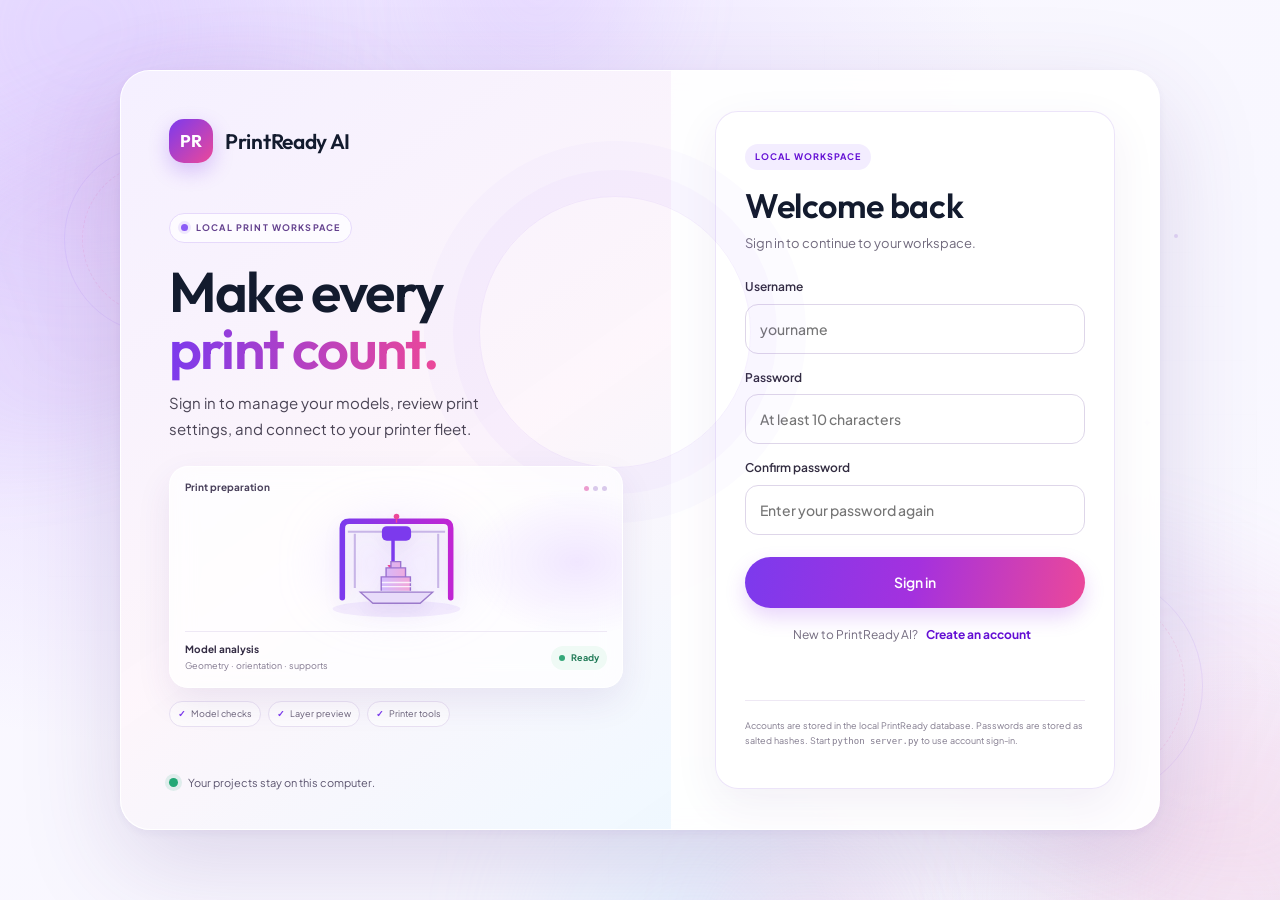
<file: src/pages/login.html>
<!doctype html>
<html lang="en">
<head>
<meta charset="utf-8">
<meta name="viewport" content="width=device-width, initial-scale=1">
<title>Sign in | PrintReady AI</title>
<link rel="preconnect" href="https://fonts.googleapis.com">
<link rel="preconnect" href="https://fonts.gstatic.com" crossorigin>
<link href="https://fonts.googleapis.com/css2?family=Outfit:wght@400;500;600;700&amp;family=Plus+Jakarta+Sans:wght@400;500;600;700&amp;display=swap" rel="stylesheet">
<style>
:root{--ink:#131b2e;--muted:#4a4455;--purple:#630ed4;--purple2:#7c3aed;--pink:#ec4899;--line:#e8def8;--surface:#fff;--bg:#faf8ff}*{box-sizing:border-box}body{margin:0;min-height:100vh;color:var(--ink);font:400 15px/1.55 "Plus Jakarta Sans",sans-serif;background:radial-gradient(ellipse at 16% 18%,rgba(210,187,255,.48),transparent 34%),radial-gradient(ellipse at 88% 82%,rgba(196,231,255,.56),transparent 36%),var(--bg);display:grid;place-items:center;padding:30px;overflow:hidden}.ambient{position:fixed;width:360px;height:360px;border-radius:50%;filter:blur(70px);opacity:.36;pointer-events:none;animation:float 22s ease-in-out infinite alternate}.a1{background:#d2bbff;top:-150px;left:-100px}.a2{background:#ffc2dd;right:-130px;bottom:-180px;animation-delay:-8s}@keyframes float{to{transform:translate(24px,28px) scale(1.04)}}@keyframes pulse{50%{opacity:.72}}.shell{position:relative;width:min(970px,100%);min-height:570px;display:grid;grid-template-columns:1fr 1fr;border:1px solid rgba(255,255,255,.9);border-radius:28px;background:rgba(255,255,255,.86);box-shadow:0 24px 80px rgba(82,47,132,.14);overflow:hidden;backdrop-filter:blur(18px)}.intro{padding:58px 50px;background:linear-gradient(145deg,#f4efff 0%,#fdf5fb 54%,#eff8ff 100%);display:flex;flex-direction:column;justify-content:space-between}.brand{display:flex;align-items:center;gap:12px;font:600 21px/1.15 Outfit,sans-serif;letter-spacing:-.3px}.brand-mark{width:42px;height:42px;border-radius:14px;display:grid;place-items:center;color:white;font:700 17px Outfit,sans-serif;background:linear-gradient(135deg,var(--purple2),var(--pink));box-shadow:0 8px 20px #7c3aed44}.intro h1{font:600 clamp(36px,4.3vw,54px)/1.02 Outfit,sans-serif;letter-spacing:-1.5px;margin:52px 0 18px}.intro h1 span{background:linear-gradient(90deg,var(--purple2),var(--pink));background-clip:text;color:transparent}.intro p{max-width:370px;color:var(--muted);font-size:15px}.assurance{display:flex;align-items:center;gap:10px;color:#5d5670;font-size:12px}.status-dot{width:9px;height:9px;border-radius:50%;background:#22a875;box-shadow:0 0 0 4px #22a87520;animation:pulse 3s ease-in-out infinite}.form-side{padding:62px 56px;display:flex;align-items:center}.form-wrap{width:100%;max-width:370px;margin:auto}.eyebrow{color:var(--purple);font-size:11px;font-weight:700;letter-spacing:1.2px;text-transform:uppercase}.form-wrap h2{font:600 32px/1.15 Outfit,sans-serif;letter-spacing:-.4px;margin:10px 0 8px}.sub{color:#716a7d;font-size:13px;margin:0 0 28px}.field{display:block;margin:17px 0 0;color:#322c40;font-size:12px;font-weight:600}.field input{display:block;width:100%;height:48px;margin-top:7px;padding:0 14px;border:1px solid #ded6e9;border-radius:12px;background:white;color:var(--ink);font:500 14px "Plus Jakarta Sans",sans-serif;outline:none;transition:border-color .18s,box-shadow .18s}.field input:focus{border-color:#9c6bea;box-shadow:0 0 0 3px #7c3aed1c}.submit{width:100%;height:49px;border:0;border-radius:999px;margin-top:23px;background:linear-gradient(100deg,var(--purple2),#a431de,var(--pink));color:#fff;font:600 14px "Plus Jakarta Sans",sans-serif;cursor:pointer;box-shadow:0 9px 20px #9333ea35;transition:transform .18s,box-shadow .18s}.submit:hover{transform:translateY(-1px);box-shadow:0 12px 24px #9333ea42}.submit:disabled{opacity:.65;cursor:wait;transform:none}.switch{margin:19px 0 0;text-align:center;color:#746c80;font-size:12px}.switch button{border:0;background:none;color:var(--purple);font:700 12px "Plus Jakarta Sans",sans-serif;cursor:pointer}.notice{min-height:22px;margin:12px 0 0;color:#a3314b;font-size:12px}.notice.ok{color:#168257}.fine{margin-top:22px;padding-top:18px;border-top:1px solid #eee8f4;color:#827b8e;font-size:10px;line-height:1.5}.fine a{color:#67518d}.mobile-brand{display:none}@media(max-width:720px){body{padding:14px}.shell{max-width:470px;min-height:0;grid-template-columns:1fr}.intro{display:none}.form-side{padding:38px 28px}.mobile-brand{display:flex;margin-bottom:35px}.form-wrap h2{font-size:29px}}@media(prefers-reduced-motion:reduce){*,*::before,*::after{animation-duration:.01ms!important;animation-iteration-count:1!important;scroll-behavior:auto!important}}

/* Login screen polish */
body{background:radial-gradient(ellipse at 11% 14%,rgba(210,187,255,.56),transparent 34%),radial-gradient(ellipse at 91% 88%,rgba(196,231,255,.62),transparent 38%),linear-gradient(135deg,#faf8ff,#f8f7ff 48%,#fff8fc)}
.ambient{opacity:.29}.shell{width:min(1040px,100%);min-height:630px;grid-template-columns:1.06fr .94fr;border-radius:30px;box-shadow:0 34px 100px rgba(82,47,132,.17),0 3px 12px rgba(82,47,132,.05)}
.intro{position:relative;padding:48px 48px 38px;background:linear-gradient(145deg,rgba(244,239,255,.95),rgba(253,245,251,.93) 56%,rgba(239,248,255,.96));isolation:isolate}.intro:after{content:"";position:absolute;z-index:-1;width:270px;height:270px;right:-80px;top:125px;border:1px solid rgba(124,58,237,.08);border-radius:50%;box-shadow:0 0 0 26px rgba(124,58,237,.025),0 0 0 55px rgba(124,58,237,.02)}
.brand-mark{width:44px;height:44px;border-radius:15px}.intro-main{margin:23px 0 20px}.intro-kicker{display:inline-flex;align-items:center;gap:8px;border:1px solid #e6d9fb;border-radius:999px;background:rgba(255,255,255,.7);padding:7px 11px;color:#64418e;font-size:9px;font-weight:700;letter-spacing:1.15px}.intro-kicker i{width:7px;height:7px;border-radius:50%;background:#8b5cf6;box-shadow:0 0 0 3px #8b5cf620}.intro h1{margin:20px 0 13px;font-size:clamp(40px,4.4vw,56px);letter-spacing:-1.8px}.intro p{margin:0;max-width:365px;line-height:1.75}.workspace-card{position:relative;margin-top:24px;padding:13px 15px 14px;border:1px solid rgba(255,255,255,.94);border-radius:19px;background:rgba(255,255,255,.76);box-shadow:0 14px 35px rgba(81,46,132,.09);overflow:hidden;backdrop-filter:blur(12px);animation:cardIn .65s ease-out both}.workspace-card:before{content:"";position:absolute;width:230px;height:150px;right:-70px;top:20px;background:radial-gradient(ellipse,rgba(216,187,255,.34),transparent 70%);pointer-events:none}.preview-top,.preview-bottom{position:relative;display:flex;align-items:center;justify-content:space-between}.preview-title{font-size:10px;font-weight:700;color:#49405b}.preview-dots{display:flex;gap:4px}.preview-dots i{width:5px;height:5px;background:#d9c9eb;border-radius:50%}.preview-dots i:first-child{background:#ec9ccf}.printer-scene{height:135px;position:relative;display:grid;place-items:center}.printer-scene svg{position:relative;z-index:1;height:132px;width:100%;max-width:245px;filter:drop-shadow(0 7px 8px rgba(84,42,140,.08))}.scene-glow{position:absolute;width:130px;height:78px;left:50%;top:29px;transform:translateX(-50%);background:rgba(208,187,255,.32);filter:blur(27px);border-radius:50%}.preview-bottom{border-top:1px solid #eee8f5;padding-top:10px}.preview-bottom b,.preview-bottom small{display:block}.preview-bottom b{font-size:10px;color:#332b43}.preview-bottom small{margin-top:2px;font-size:9px;color:#82788f}.preview-ready{display:inline-flex;align-items:center;gap:6px;border-radius:999px;background:#effaf5;padding:5px 8px;color:#227b58;font-size:9px;font-weight:700}.preview-ready i{width:6px;height:6px;background:#35a879;border-radius:50%;animation:pulse 2.8s ease-in-out infinite}.feature-points{display:flex;flex-wrap:wrap;gap:7px;margin-top:13px}.feature-points span{display:inline-flex;align-items:center;gap:5px;border:1px solid #e8e0f2;background:rgba(255,255,255,.62);border-radius:999px;padding:5px 8px;color:#6a6178;font-size:9px}.feature-points i{font-style:normal;color:#7c3aed;font-weight:700}.assurance{font-size:11px}.form-side{padding:40px 42px;background:rgba(255,255,255,.42)}.form-wrap{max-width:400px;padding:30px 29px;border:1px solid rgba(232,222,248,.8);border-radius:23px;background:rgba(255,255,255,.82);box-shadow:0 15px 45px rgba(82,47,132,.07)}.eyebrow{display:inline-flex;border-radius:999px;background:#f3edff;padding:6px 10px;font-size:9px;letter-spacing:1px}.form-wrap h2{margin-top:16px;font-size:34px}.sub{margin-bottom:25px}.field{margin-top:15px}.field input{height:50px;border-radius:13px}.submit{height:51px;margin-top:22px}.switch{margin-top:18px}.fine{font-size:9px;line-height:1.65}.notice{margin-bottom:0}.mobile-brand{display:none}@keyframes cardIn{from{opacity:0;transform:translateY(8px)}to{opacity:1;transform:translateY(0)}}
@media(max-width:850px){.shell{min-height:580px;grid-template-columns:1fr 1fr}.intro{padding:38px 30px 30px}.form-side{padding:28px 25px}.form-wrap{padding:26px 22px}.printer-scene{height:120px}.printer-scene svg{height:116px}}
@media(max-width:720px){body{padding:14px}.shell{max-width:470px;min-height:0;grid-template-columns:1fr}.intro{display:none}.form-side{padding:24px 20px}.form-wrap{padding:20px 19px;border:0;box-shadow:none;background:transparent}.mobile-brand{display:flex;margin:0 0 34px}.form-wrap h2{font-size:31px}}

/* Ambient background motion */
body{background-size:150% 150%;animation:backgroundDrift 34s ease-in-out infinite alternate}
@keyframes backgroundDrift{0%{background-position:0% 0%}100%{background-position:100% 80%}}
.shell{z-index:2}.ambient{z-index:0;will-change:transform,opacity}.a1{animation:orbDriftA 25s ease-in-out infinite alternate}.a2{animation:orbDriftB 30s ease-in-out infinite alternate}.a3{width:290px;height:290px;left:43%;bottom:-190px;background:#b8e6ff;opacity:.24;animation:orbDriftC 32s ease-in-out infinite alternate}
@keyframes orbDriftA{to{transform:translate(70px,48px) scale(1.12);opacity:.42}}@keyframes orbDriftB{to{transform:translate(-55px,-38px) scale(.92);opacity:.3}}@keyframes orbDriftC{to{transform:translate(55px,-55px) scale(1.16);opacity:.36}}
.motion-field{position:fixed;inset:0;z-index:1;pointer-events:none;overflow:hidden}.orbit{position:absolute;width:190px;height:190px;border:1px solid rgba(124,58,237,.09);border-radius:50%;animation:orbitDrift 24s ease-in-out infinite alternate}.orbit:after{content:"";position:absolute;inset:17px;border:1px dashed rgba(236,72,153,.11);border-radius:50%}.orbit-one{left:5%;top:16%}.orbit-two{right:6%;bottom:11%;width:230px;height:230px;animation-delay:-8s;animation-duration:29s}@keyframes orbitDrift{to{transform:translate(16px,-13px) rotate(9deg)}}
.spark{position:absolute;color:#9b70d8;font-size:17px;font-style:normal;opacity:.5;animation:sparkDrift 6s ease-in-out infinite}.s1{top:20%;right:17%}.s2{top:72%;left:12%;font-size:22px;animation-delay:-2s}.s3{right:10%;top:46%;font-size:12px;animation-delay:-4s}@keyframes sparkDrift{0%,100%{transform:translateY(0) scale(.9);opacity:.3}50%{transform:translateY(-12px) scale(1.12);opacity:.72}}
.float-dot{position:absolute;width:7px;height:7px;border-radius:50%;background:#bc9ce8;opacity:.34;animation:dotFloat 9s ease-in-out infinite}.d1{left:24%;top:13%}.d2{left:10%;bottom:22%;width:5px;height:5px;animation-delay:-4s}.d3{right:24%;bottom:19%;width:6px;height:6px;animation-delay:-6s}.d4{right:8%;top:26%;width:4px;height:4px;animation-delay:-2s}@keyframes dotFloat{0%,100%{transform:translateY(4px);opacity:.22}50%{transform:translateY(-18px);opacity:.55}}
@media(prefers-reduced-motion:reduce){body,.ambient,.orbit,.spark,.float-dot,.workspace-card,.status-dot,.preview-ready i{animation:none!important}}

/* Additional layered background details */
.grid-wash{position:absolute;inset:-20%;opacity:.17;background-image:linear-gradient(rgba(124,58,237,.07) 1px,transparent 1px),linear-gradient(90deg,rgba(124,58,237,.07) 1px,transparent 1px);background-size:54px 54px;mask-image:radial-gradient(ellipse at center,#000 5%,transparent 68%);animation:gridPan 48s linear infinite}@keyframes gridPan{to{transform:translate3d(27px,27px,0)}}
.light-ribbon{position:absolute;width:56vw;height:24vw;min-height:180px;max-height:340px;border-radius:50%;filter:blur(42px);opacity:.12;transform:rotate(-23deg);background:linear-gradient(90deg,transparent,#aa82ed 35%,#ed9dce 62%,transparent);animation:ribbonFlow 26s ease-in-out infinite alternate}.ribbon-one{left:-19%;top:13%}.ribbon-two{right:-20%;bottom:4%;transform:rotate(24deg);opacity:.1;animation-delay:-11s;animation-duration:33s}@keyframes ribbonFlow{0%{translate:-2% 0;scale:.92 1}100%{translate:7% 13%;scale:1.08 .94}}
.light-spot{position:absolute;width:210px;height:210px;border-radius:50%;filter:blur(50px);opacity:.2;background:#cba9ff;animation:spotTravel 19s ease-in-out infinite alternate}.spot-one{left:34%;top:-120px}.spot-two{right:30%;bottom:-130px;width:170px;height:170px;background:#f5acd8;animation-delay:-7s;animation-duration:23s}@keyframes spotTravel{to{transform:translate(45px,95px) scale(1.22);opacity:.32}}
@media(prefers-reduced-motion:reduce){.grid-wash,.light-ribbon,.light-spot{animation:none!important}}
</style>
</head>
<body>
<div class="ambient a1" aria-hidden="true"></div><div class="ambient a2" aria-hidden="true"></div><div class="ambient a3" aria-hidden="true"></div>
<div class="motion-field" aria-hidden="true"><span class="grid-wash"></span><span class="light-ribbon ribbon-one"></span><span class="light-ribbon ribbon-two"></span><span class="light-spot spot-one"></span><span class="light-spot spot-two"></span><span class="orbit orbit-one"></span><span class="orbit orbit-two"></span><i class="spark s1">✦</i><i class="spark s2">✧</i><i class="spark s3">✦</i><i class="float-dot d1"></i><i class="float-dot d2"></i><i class="float-dot d3"></i><i class="float-dot d4"></i></div>
<main class="shell">
<section class="intro"><div class="brand"><span class="brand-mark">PR</span><span>PrintReady AI</span></div><div class="intro-main"><span class="intro-kicker"><i></i> LOCAL PRINT WORKSPACE</span><h1>Make every<br><span>print count.</span></h1><p>Sign in to manage your models, review print settings, and connect to your printer fleet.</p><div class="workspace-card"><div class="preview-top"><span class="preview-title">Print preparation</span><span class="preview-dots"><i></i><i></i><i></i></span></div><div class="printer-scene"><svg viewBox="0 0 280 190" role="img" aria-label="Illustration of a desktop 3D printer"><defs><linearGradient id="frame" x1="0" x2="1"><stop stop-color="#7c3aed"/><stop offset="1" stop-color="#c026d3"/></linearGradient><linearGradient id="part" x1="0" x2="0.9"><stop stop-color="#d2bbff"/><stop offset="1" stop-color="#f0a9dc"/></linearGradient></defs><ellipse cx="140" cy="161" rx="92" ry="12" fill="#7c3aed" opacity=".08"/><path d="M62 145V45q0-10 10-10h136q10 0 10 10v100" fill="none" stroke="url(#frame)" stroke-width="8" stroke-linecap="round"/><path d="M70 50h140M80 53v78m120-78v78" stroke="#c8b5e7" stroke-width="3"/><rect x="119" y="42" width="42" height="21" rx="7" fill="#7c3aed"/><path d="M135 63v34" stroke="#7c3aed" stroke-width="5" stroke-linecap="round"/><path d="m127 98 8 13 8-13" fill="#ec4899"/><path d="M88 137h104l-18 16h-68z" fill="#e8dcfa" stroke="#9b7acb" stroke-width="2"/><path d="M118 135v-20h42v20M125 115v-13h28v13M132 102v-9h14v9" fill="url(#part)" stroke="#9a71cf" stroke-width="2"/><path d="M119 123h42m-42 6h42" stroke="#fff" stroke-opacity=".8" stroke-width="2"/><circle cx="140" cy="28" r="4" fill="#ec4899"/><path d="M140 32v5" stroke="#ec4899" stroke-width="2"/></svg><span class="scene-glow"></span></div><div class="preview-bottom"><span><b>Model analysis</b><small>Geometry · orientation · supports</small></span><span class="preview-ready"><i></i> Ready</span></div></div><div class="feature-points"><span><i>✓</i> Model checks</span><span><i>✓</i> Layer preview</span><span><i>✓</i> Printer tools</span></div></div><div class="assurance"><span class="status-dot"></span><span>Your projects stay on this computer.</span></div></section>
<section class="form-side"><div class="form-wrap"><div class="brand mobile-brand"><span class="brand-mark">PR</span><span>PrintReady AI</span></div><span class="eyebrow" id="mode-label">Local workspace</span><h2 id="title">Welcome back</h2><p class="sub" id="subtitle">Sign in to continue to your workspace.</p>
<form id="auth-form" autocomplete="on"><label class="field">Username<input id="username" name="username" autocomplete="username" minlength="3" maxlength="32" required placeholder="yourname"></label><label class="field">Password<input id="password" name="password" type="password" autocomplete="current-password" minlength="10" maxlength="1024" required placeholder="At least 10 characters"></label><label class="field" id="confirm-row" hidden>Confirm password<input id="confirm" name="confirm" type="password" autocomplete="new-password" minlength="10" maxlength="1024" placeholder="Enter your password again"></label><button class="submit" id="submit" type="submit">Sign in</button></form>
<p class="switch"><span id="switch-copy">New to PrintReady AI?</span> <button id="switch-mode" type="button">Create an account</button></p><p class="notice" id="notice" role="status" aria-live="polite"></p><p class="fine">Accounts are stored in the local PrintReady database. Passwords are stored as salted hashes. <span id="connection">Start <code>python server.py</code> to use account sign-in.</span></p></div></section>
</main>
<script>@@INLINE js/auth.js@@</script>
</body></html>
</file>
